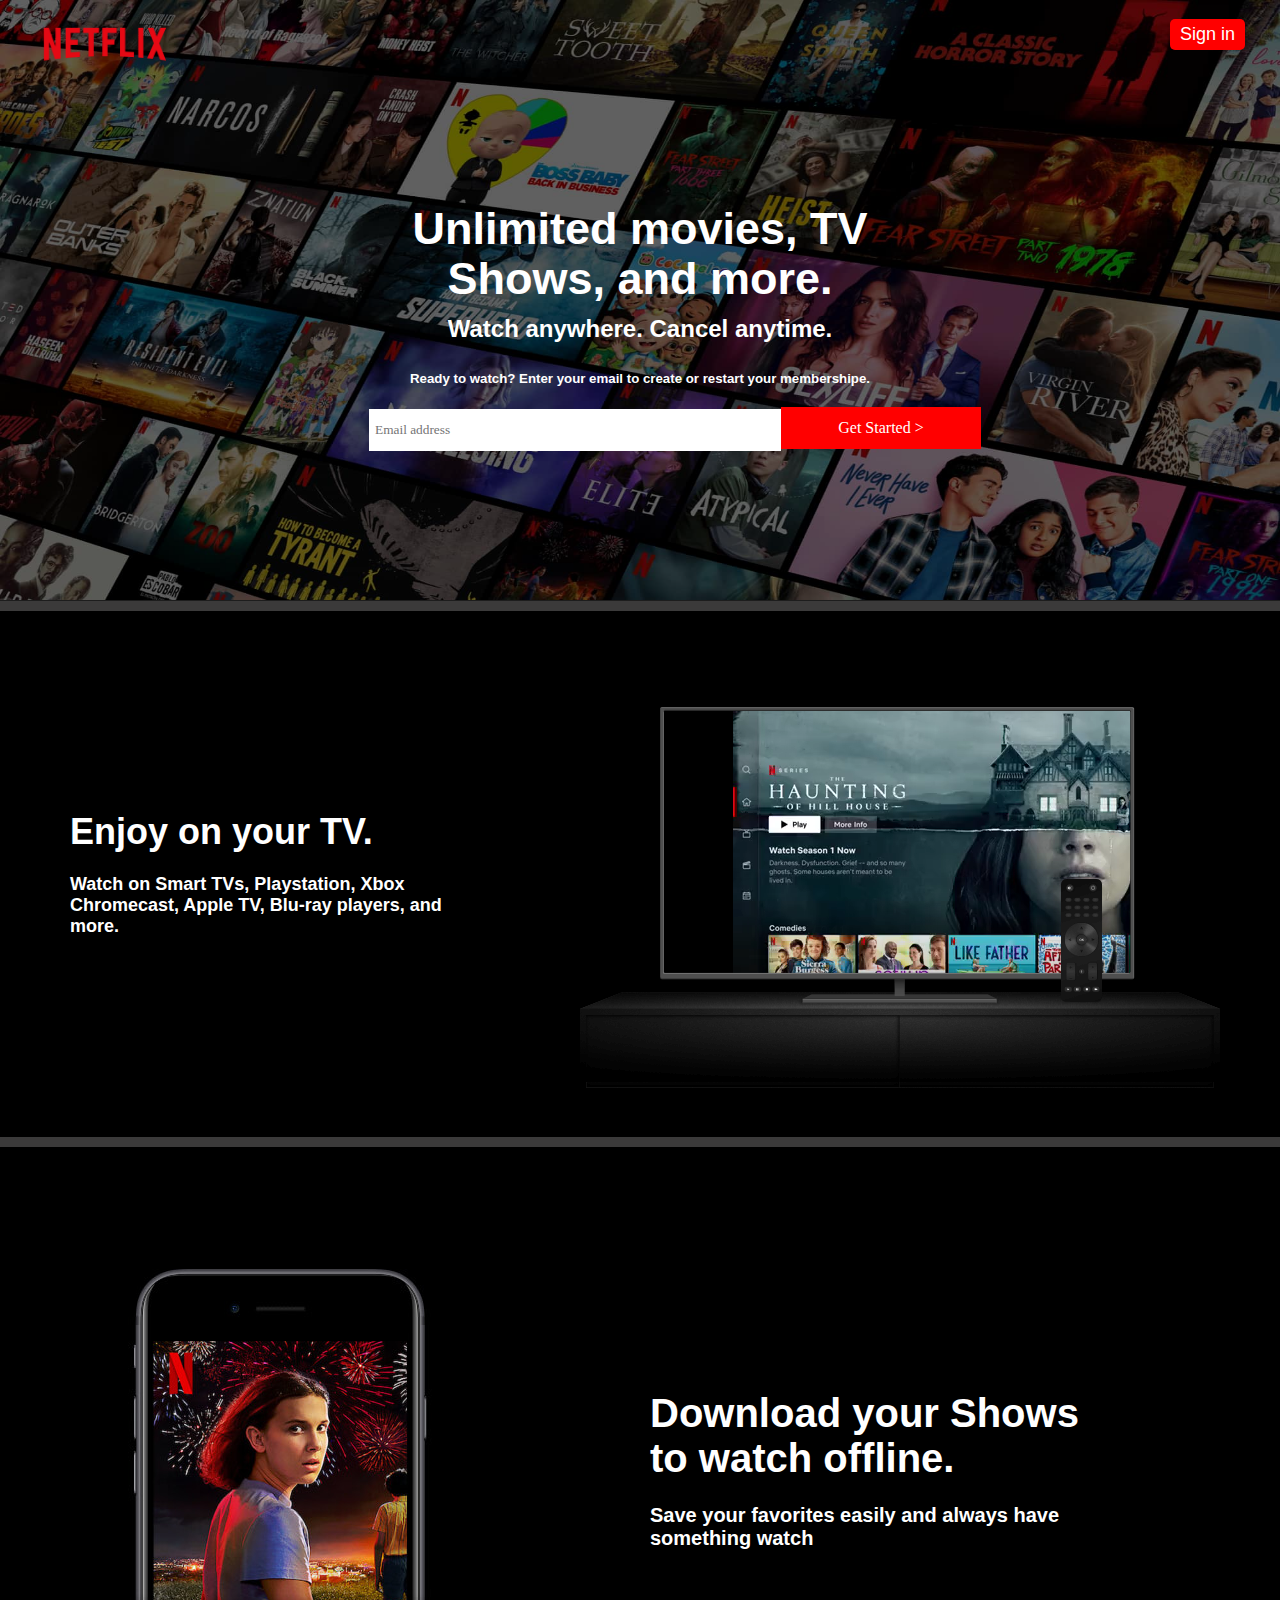
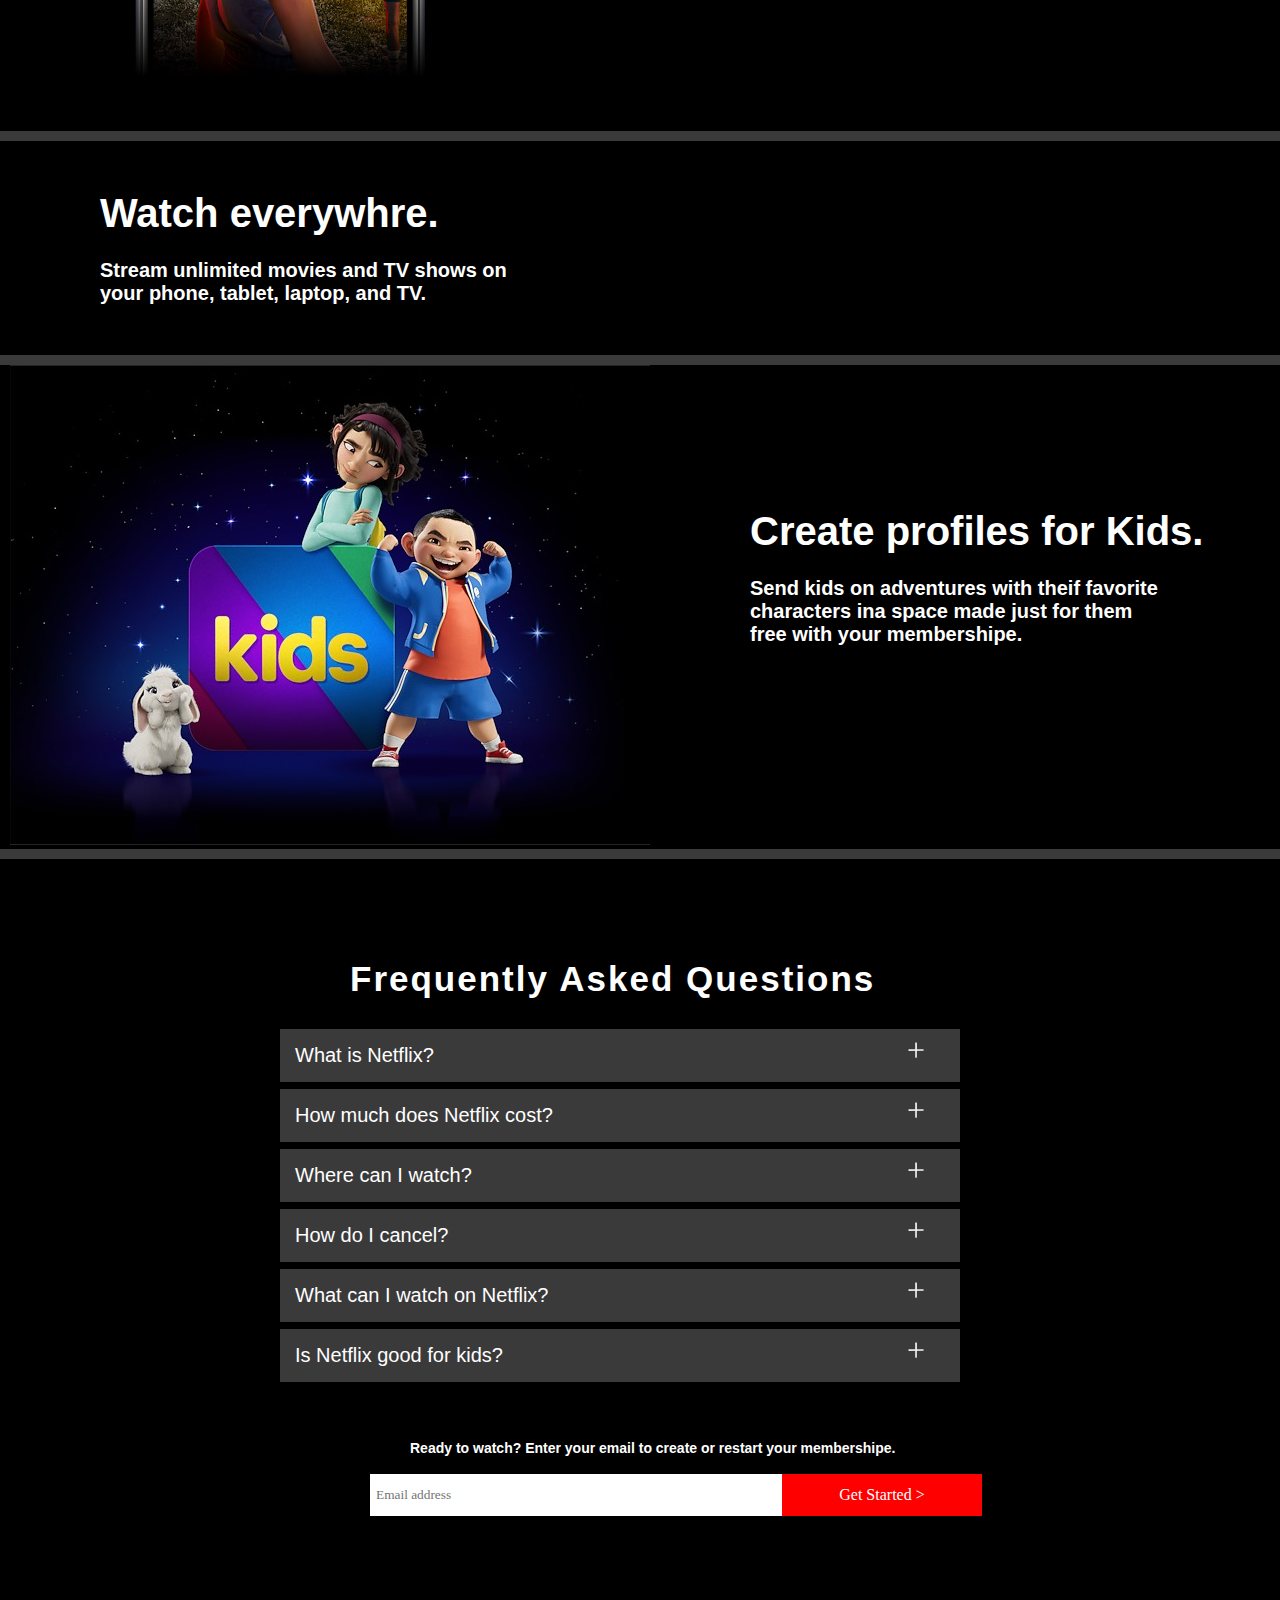
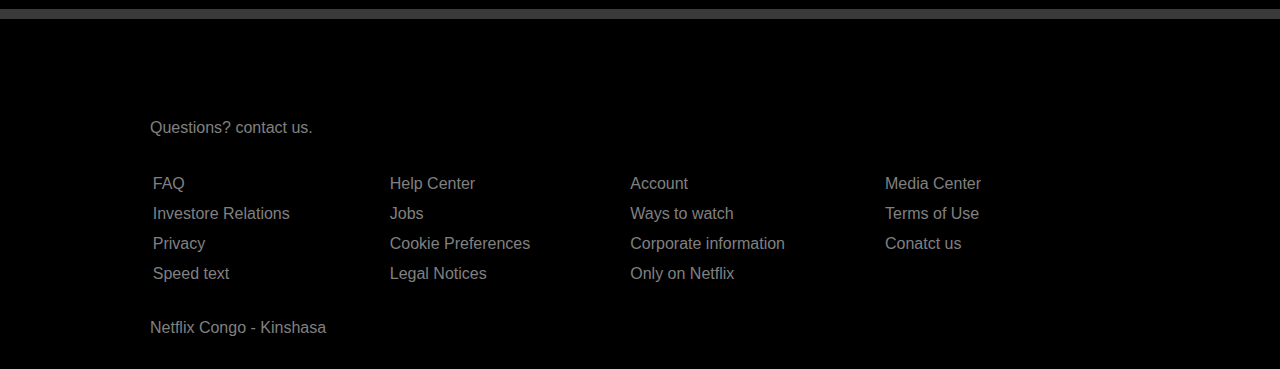
<file: Index.html>
<!DOCTYPE html>
<html lang="fr">
    <head>
        <meta charset="UTF-8">
        <meta name="viewport" content="width=device-width, initial-scale=1.0">
        <meta http-equiv="X-UA-Compatible" content="ie=edge">
        <meta http-equiv="X-UA-Compatible" content="IE=7">
        <meta name="description" content="Netflix Congo - Kinshasa Watch TV shows Online, watch movies online">
        <link rel="shortcut icon" href="Icon/nficon2016.ico">
        <link rel="stylesheet" href="Style.css">
        <link rel="stylesheet" href="font-awesome-4.7.0/css/font-awesome.min.css">
        <title>Netflix Congo-Kinshasa Watch TV shows Online, watch movies online</title>
    </head>
    <body>
        <header>
            <img src="Icon/netflix.png" alt="" class="netflix-logo"> 
            <img src="Images/website.jpg" alt="une image d'arriere plan pour le header" class="header-image">
            <div class="header-conteneur">
               <a href="Formulaire.html">Sign in</a>
                <div class="header-text">
                    <h1>Unlimited movies, TV<br> Shows, and more.</h1>
                    <h4>Watch anywhere. Cancel anytime.</h4>
                    <h5>Ready to watch? Enter your email to create or restart your membershipe.</h5>
                    <div class="header-email">
                        <form method="" action="">
                            <input type="mail" name="email" id="email" placeholder="Email address" class="input-mail" required><button type="submit" class="btn-submit">Get Started ></button>
                        </form>
                    </div>
                </div>
            </div>
        </header>
        <div class="fond-noir"><br></div>
        <div class="enjoy">
            <img src="Images/tv.png" alt="l'image d'un télévision" class="enjoy-tv">
            <video src="video/VID-20210724-WA0005.mp4" controls muted loop autoplay class="enjoy-video"></video>
            <div class="enjoy-text">
                <h1>Enjoy on your TV.</h1><br>
                <h4>Watch on Smart TVs, Playstation, Xbox<br>Chromecast, Apple TV, Blu-ray players, and<br>more.</h4>
            </div>
        </div>
        <div class="download">
            <img src="Images/IMG-20210724-WA0003.jpg" alt="une image de how to download" class="download-image">
            <div class="download-text">
                <h1>Download your Shows<br>to watch offline.</h1><br>
                <h4>Save your favorites easily and always have<br>something watch</h4>
            </div>
        </div>
        <div class="watch">
            <div class="watch-text">
                <h1>Watch everywhre.</h1><br>
                <h4>Stream unlimited movies and TV shows on<br>your phone, tablet, laptop, and TV.</h4>
            </div>
        </div>
        <div class="kids">
            <img src="Images/IMG-20210724-WA0004.jpg" alt="une image de Kids" class="kids-image">
            <div class="kids-text">
                <h1>Create profiles for Kids.</h1><br>
                <h4>Send kids on adventures with theif favorite<br>characters ina space made just for them<br>free with your membershipe.</h4>
            </div>
        </div>
        <div class="asked">
            <h1>Frequently Asked Questions</h1>
            <div class="what">
                <p>What is Netflix?</p><img src="Icon/close.svg" alt="icon close" class="btn-close">
            </div>
            <div class="what1">
                <p>How much does Netflix cost?</p><img src="Icon/close.svg" alt="icon close" class="btn-close">
            </div>
            <div class="what2">
                <p>Where can I watch?</p><img src="Icon/close.svg" alt="icon close" class="btn-close">
            </div>
            <div class="what3">
                <p>How do I cancel?</p><img src="Icon/close.svg" alt="icon close" class="btn-close">
            </div>
            <div class="what4">
                <p>What can I watch on Netflix?</p><img src="Icon/close.svg" alt="icon close" class="btn-close">
            </div>
            <div class="what5">
                <p>Is Netflix good for kids?</p><img src="Icon/close.svg" alt="icon close" class="btn-close">
            </div>
        </div>
        <div class="asked-mail">
            <h5>Ready to watch? Enter your email to create or restart your membershipe.</h5><br>
            <form method="" action="">
                <input type="mail" name="email" id="email" placeholder="Email address" class="input-mail" required><button type="submit" class="btn-submit">Get Started ></button>
            </form>
        </div>
        <div class="footer">
                <p class="footer-quest">Questions? contact us.</p>
                <div class="footer-p">
                    <p>FAQ</p>
                    <p>Investore Relations</p>
                    <p>Privacy</p>
                    <p>Speed text</p>
                </div>
                <div class="footer-p1">
                    <p>Help Center</p>
                    <p>Jobs</p>
                    <p>Cookie  Preferences</p>
                    <p>Legal Notices</p>
                </div>
                <div class="footer-p2">
                    <p>Account</p>
                    <p>Ways to watch</p>
                    <p>Corporate information</p>
                    <p>Only on Netflix</p>
                </div>
                <div class="footer-p3">
                    <p>Media Center</p>
                    <p>Terms of Use</p>
                    <p>Conatct us</p>
                </div>
        </div>
        <footer>
            <p>Netflix Congo - Kinshasa</p>
        </footer>
    </body>
</html>
</file>
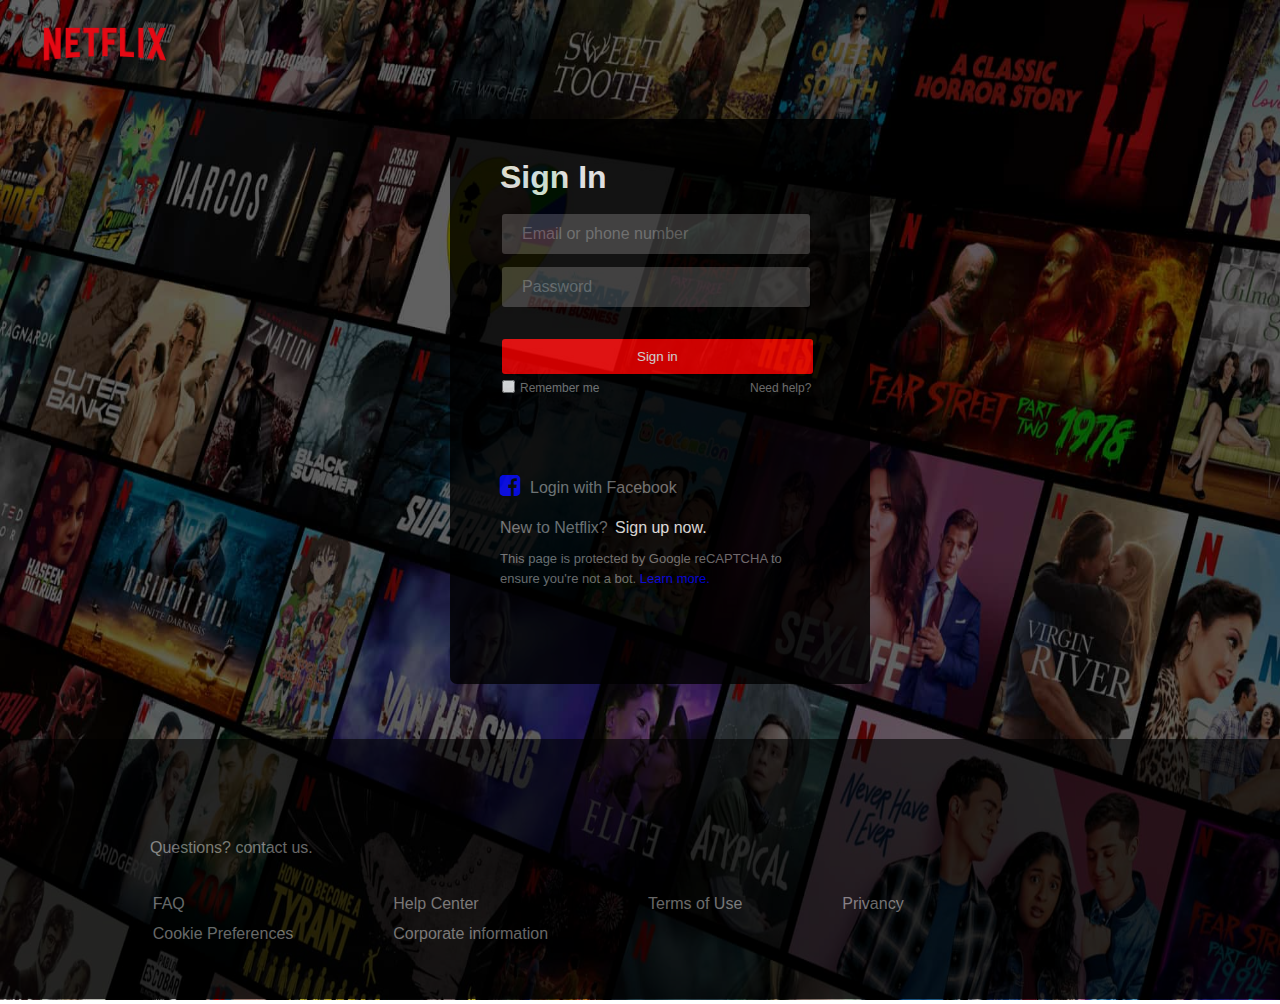
<file: Formulaire.html>
<!DOCTYPE html>
<html lang="fr">
    <head>
        <meta charset="UTF-8">
        <meta name="viewport" content="width=device-width, initial-scale=1.0">
        <meta http-equiv="X-UA-Compatible" content="ie=edge">
        <meta http-equiv="X-UA-Compatible" content="IE=7">
        <meta name="description" content="Netflix Congo - Kinshasa Watch TV shows Online, watch movies online | sign in page">
        <link rel="shortcut icon" href="Icon/nficon2016.ico">
        <link rel="stylesheet" href="Style.css">
        <link rel="stylesheet" href="font-awesome-4.7.0/css/font-awesome.min.css">
        <title>Netflix Congo-Kinshasa Watch TV shows Online, watch movies online | sign in page</title>
    </head>
    <body class="body">
        <img src="Icon/netflix.png" alt="logo netflix" class="netflix-logo"> 
        <img src="Images/website.jpg" alt="une image d'arriere plan" class="website">
        <div class="fond-noir for-sign"><br></div>
        <div class="form-sign">
            <form action="" method="">
                <fieldset class="fieldset">
                    <h1 class="sign-in">Sign In</h1><br>
                    <input type="text" name="email" id="email" placeholder="Email or phone number" required class="sign-mail"><br>
                    <input type="password" maxlength="8" name="password" id="password" placeholder="Password" required class="sign-password"><br>
                    <button type="submit" class="sign-submit">Sign in</button><br>
                    <input type="checkbox" class="sign-box" id="rme"><label for="rme" class="sign-rme">Remember me</label><p class="sign-help">Need help?</p><br>
                    <i class="fa fa-facebook-square fb-icon "></i><p class="sign-login">Login with Facebook</p>
                    <p class="sign-new">New to Netflix?</p><a href="Index.html" class="sign-up">Sign up now.</a><br>
                    <p class="recaptcha">This page is protected by Google reCAPTCHA to<br>ensure you're not a bot. <a href="#" class="sign-learn">Learn more.</a></p>
                </fieldset>
            </form>
        
        <div class="footer floudite">
            <p class="footer-quest">Questions? contact us.</p>
            <div class="footer-p">
                <p>FAQ</p>
                <p>Cookie  Preferences</p>
            </div>
            <div class="footer-p1">
                <p>Help Center</p>
                <p>Corporate information</p>
            </div>
            <div class="footer-p2">
                <p>Terms of Use</p>
            </div>
            <div class="footer-p3">
                <p>Privancy</p>
            </div>
        </div>
    </div>
    </body>
</html>
</file>
<file: Style.css>
* {
    margin: 0;
    padding: 0;
}
body {
    background-color: rgb(59, 58, 58);
}
.netflix-logo {
    position: absolute;
    z-index: 1;
    width: 150px;
    margin-left: 30px;
    
}
header a{
    float: right;
    background-color: red;
    color: white;
    font-size: 18px;
    border-radius: 5px;
    padding: 5px 10px;
    margin: 20px 35px;
    text-decoration: none;
    font-family: Arial;
    border: none;
    margin-top: -165px;
}
header h1,h4,h5 {
    color: white;
    font-family: Arial;
}
header h1{
    font-size: 45px;
    line-height: 50px;
}
header h4{
    font-size: x-large;
    font-family:Arial;
}
.header-text {
    text-align: center;
    padding: 20px 400px;
    line-height: 50px;
    margin-top: 180px;
}
.input-mail {
    width: 400px;
    height: 40px;
    font-family: Tahoma;
    padding: 0px 5px;
    margin-left: -130px;
    outline: none;
    border: 1px solid #fff;
}
.btn-submit {
    position: absolute;
    margin-top: 3px;
    padding: 12px 22px;
    color: white;
    background-color: red;
    width: 200px;
    border: none;
    outline: none;
    cursor: pointer;
    font-family: Tahoma;
    font-size: 16px;
}
.header-conteneur {
    position: relative;
    display: block;
    margin-top: -600px;
    z-index: 1;
}
.header-image {
    width: 100%;
    height: 600px;
}
.fond-noir {
    position: relative;
    margin-top: -478px;
    background-color: black;
    height: 605px;
    opacity: 0.5;
}
.enjoy {
    margin-top: 10px;
    color: white;
    background-color: black;
}
.enjoy-text {
    margin: 10px;
    padding: 200px 60px;
    font-family: Arial;
    font-size: large;
}
.enjoy-tv {
    position: relative;
    float: right;
    margin-right: 60px;
    z-index: 1;
}
.enjoy-video {
    position: absolute;
    margin-left: 733px;
    margin-top: 98px;
}
.download {
    margin-top: 10px;
    color: white;
    background-color: black;
}
.download-text {
    position: absolute;
    margin-top: -340px;
    margin-left: 650px;
    font-size: 20px;
    font-family: Arial;

}
.download-image {
    position: relative;
    margin-left: -40px;
    padding: 50px 0px; 
}
.watch {
    margin-top: 10px;
    color: white;
    background-color: black;

}
.watch-text {
    padding: 50px 100px;
    font-size: 20px;
    font-family: Arial;
}
.kids {
    margin-top: 10px;
    color: white;
    background-color: black;
    position: relative;
}
.kids-text {
    position: absolute;
    margin-top: -340px;
    margin-left: 750px;
    font-size: 20px;
    font-family: Arial;
}
.kids-image {
    position: relative;
    margin-left: 10px;
}
.asked {
    margin-top: 10px;
    color: white;
    background-color: black;
    height: 750px;
    position: relative;
}
.asked h1 {
    padding: 100px 350px;
    font-size: 35px;
    font-family: Arial;
    letter-spacing: 2px;
}
.what {
    position: absolute;
    background-color: rgb(59, 58, 58);
    padding: 15px 15px;
    margin: -70px;
    width: 650px;
    margin-left: 280px;
}
.what p {
    font-size: 20px;
    font-family: Arial;
}
.what1 {
    position: absolute;
    background-color: rgb(59, 58, 58);
    padding: 15px 15px;
    margin: -70px;
    width: 650px;
    left: 350px;
    top: 300px;
}
.what1 p{
    font-size: 20px;
    font-family: Arial;
}
.what2 {
    position: absolute;
    background-color: rgb(59, 58, 58);
    padding: 15px 15px;
    margin: -70px;
    width: 650px;
    left: 350px;
    top: 360px;
}
.what2 p{
    font-size: 20px;
    font-family: Arial;
}
.what3 {
    position: absolute;
    background-color: rgb(59, 58, 58);
    padding: 15px 15px;
    margin: -70px;
    width: 650px;
    left: 350px;
    top: 420px;
}
.what3 p{
    font-size: 20px;
    font-family: Arial;
}
.what4 {
    position: absolute;
    background-color: rgb(59, 58, 58);
    padding: 15px 15px;
    margin: -70px;
    width: 650px;
    left: 350px;
    top: 480px;
}
.what4 p{
    font-size: 20px;
    font-family: Arial;
}
.what5 {
    position: absolute;
    background-color: rgb(59, 58, 58);
    padding: 15px 15px;
    margin: -70px;
    width: 650px;
    left: 350px;
    top: 540px;
}
.what5 p{
    font-size: 20px;
    font-family: Arial;
}
/*button pour affichez plus d'information*/
.btn-close {
    position: absolute;
    width: 12px;
    margin: 0;
    left:630px;
    top: 15px;
    transform: rotateZ(45deg);
    cursor: pointer;
}
.asked-mail {
    display: block;
    position: absolute;
    margin: 0;
    left: 500px;
    top: 190em;
}
.asked-mail h5{
    margin-left: -90px;
    font-size: 14px;
    font-family: Arial;
}
.asked-mail .input-mail {
    width: 400px;
    height: 40px;
    font-family: Tahoma;
    padding: 0px 5px;
    margin-left: -130px;
    outline: none;
    border: 1px solid #fff;
}
.asked-mail .btn-submit {
    position: absolute;
    margin-top: 0px;
    padding: 12px 22px;
    color: white;
    background-color: red;
    border: none;
    outline: none;
    cursor: pointer;
    font-family: Tahoma;
    font-size: 16px;
}
.footer {
    margin-top: 10px;
    color: gray;
    background-color: black;
    height: 300px;
    display: flex;
    font-family: Arial;
}
.footer-quest{
    padding: 100px 150px;
}
.footer-p {
    padding: 150px 0px;
    margin-left: -310px;
    line-height: 30px;
}
.footer-p1 {
    margin-top: 150px;
    margin-left: 100px;
    line-height: 30px;
}
.footer-p2 {
    margin-top: 150px;
    margin-left: 100px;
    line-height: 30px;
}
.footer-p3 {
    margin-top: 150px;
    margin-left: 100px;
    line-height: 30px;
}
footer {
    background-color: black;
    color: gray;
    font-family: Arial;
    height: 50px;
}
footer p{
    margin-left: 150px;
}
@media screen and (max-width:920px) {
    header a{
        float: right;
        
        color: white;
        font-size: 18px;
        
        text-decoration: none;
        font-family: Arial;
        border: none;
        margin-top: -165px;
    }
    .header-text {
        text-align: center;
        padding: 20px 100px;
        line-height: 40px;
        margin-top: 180px;
    }
    .header-image {
        width: 100%;
        height: 600px;
    }
    .fond-noir {
        position: relative;
        margin-top: -478px;
        background-color: black;
        height: 605px;
        opacity: 0.5;
    }
} 
/*les style pour la page sign in*/
.website {
    width: 100%;
    height: 1000px;
}
.body {
    background: transparent;
}
.fieldset {
    position: absolute;
    background-color: black;
    opacity: 0.8;
    color: white;
    font-family: Arial;
    margin-left: 450px;
    margin-top: -620px;
    width: 420px;
    height: 565px;
    border-radius: 7px;
    border: none;
}
.for-sign {
    position: relative;
    margin-top: -1020px;
    height: 755px;
}
.fieldset .fb-icon {
    width: 100px;
    position: relative;
    top: 125px;
    left: 50px;
    color: blue;
    font-size: 1.5em;
}
.sign-in {
    position: relative;
    font-family: Arial;
    padding: 40px 50px;
    z-index: 1;
}
.sign-mail {
    position: absolute;
    margin: 0;
    left: 52px;
    top: 95px;
    padding: 0px 20px;
    height: 40px;
    width: 268px;
    font-family: Arial;
    border: none;
    outline: none;
    border-radius: 3px;
    background-color: rgb(59, 58, 58);
    z-index: 1;
    color: white;
    font-size: 16px;
}
.sign-password {
    position: relative;
    z-index: 1;
    margin: 0;
    left: 52px;
    top: -5px;
    padding: 0px 20px;
    height: 40px;
    width: 268px;
    font-family: Arial;
    border: none;
    outline: none;
    border-radius: 3px;
    background-color: rgb(59, 58, 58);
    font-size: 16px;
    color: white;
}
.sign-submit {
    position: absolute;
    padding: 10px 135px;
    margin: 0;
    left: 52px;
    top: 220px;
    background-color: red;
    color: white;
    border: none;
    border-radius: 3px;
    outline: none;
    cursor: pointer;
}
.sign-box {
    position: relative;
    margin: 0;
    left: 52px;
    top: 49px;
    color: gray;
    outline: none;
}
.sign-rme {
    position: absolute;
    margin: 0;
    left: 70px;
    top: 262px;
    font-size: 12px;
    color: gray;
}
.sign-help {
    position: absolute;
    margin: 0;
    left: 300px;
    top: 262px;
    font-size: 12px;
    color: gray;
}
.sign-login {
    position: absolute;
    margin: 0;
    left: 80px;
    top: 360px;
    color: gray;
}
.fb-icon {
    position: absolute;
    margin: 0;
    left: 40px;
    top: 350px;
}
.sign-new {
    position: absolute;
    margin: 0;
    left: 50px;
    top: 400px;
    color: gray;
}
.sign-up {
    position: absolute;
    margin: 0;
    left: 165px;
    top: 400px;
    color: white;
    text-decoration: none;
}
.recaptcha {
    position: absolute;
    margin: 0;
    left: 50px;
    top: 430px;
    font-size: 13px;
    line-height: 20px;
    color: gray;
}
.sign-learn {
    text-decoration: none;
    color: blue;
}
.floudite {
    margin-top: 0px;
    height: 260px;
    width: 100%;
    position: relative;
    background-color: black;
    opacity: 0.8;
    overflow: hidden;
}
</file>
